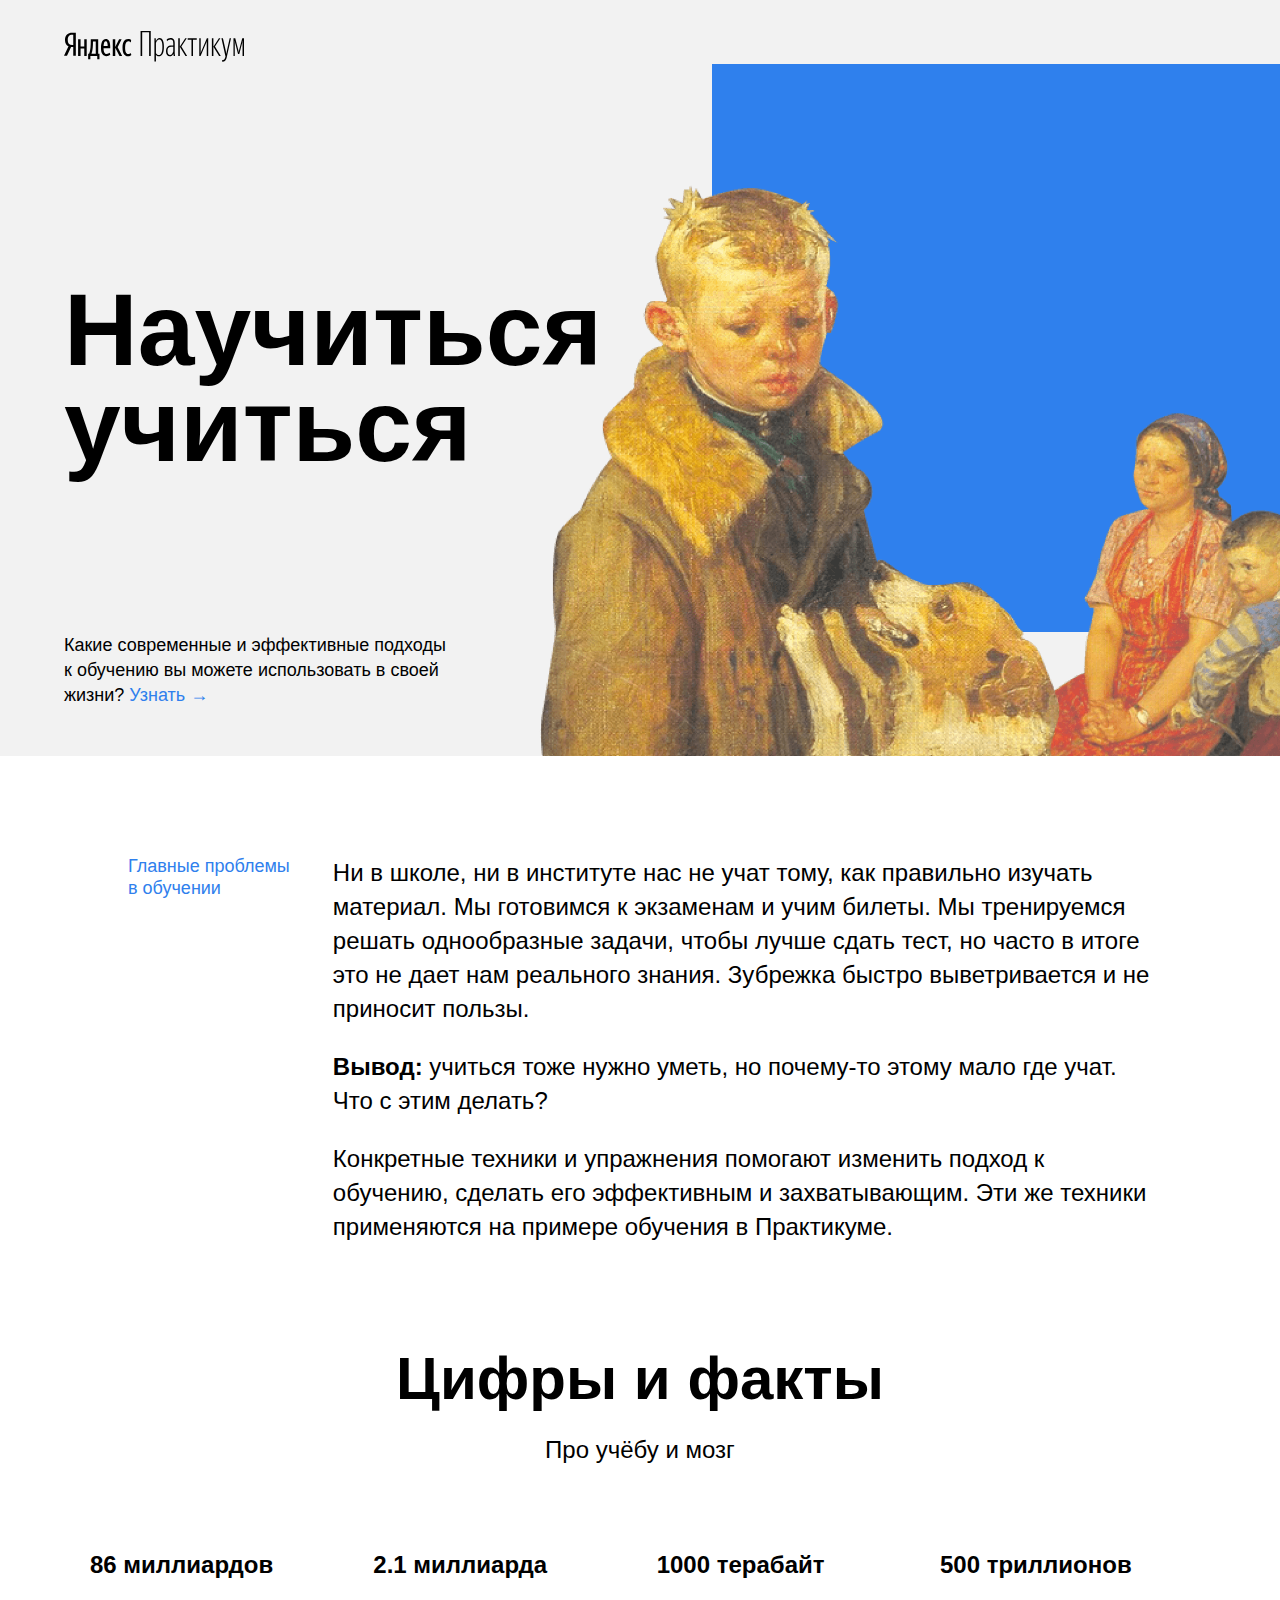
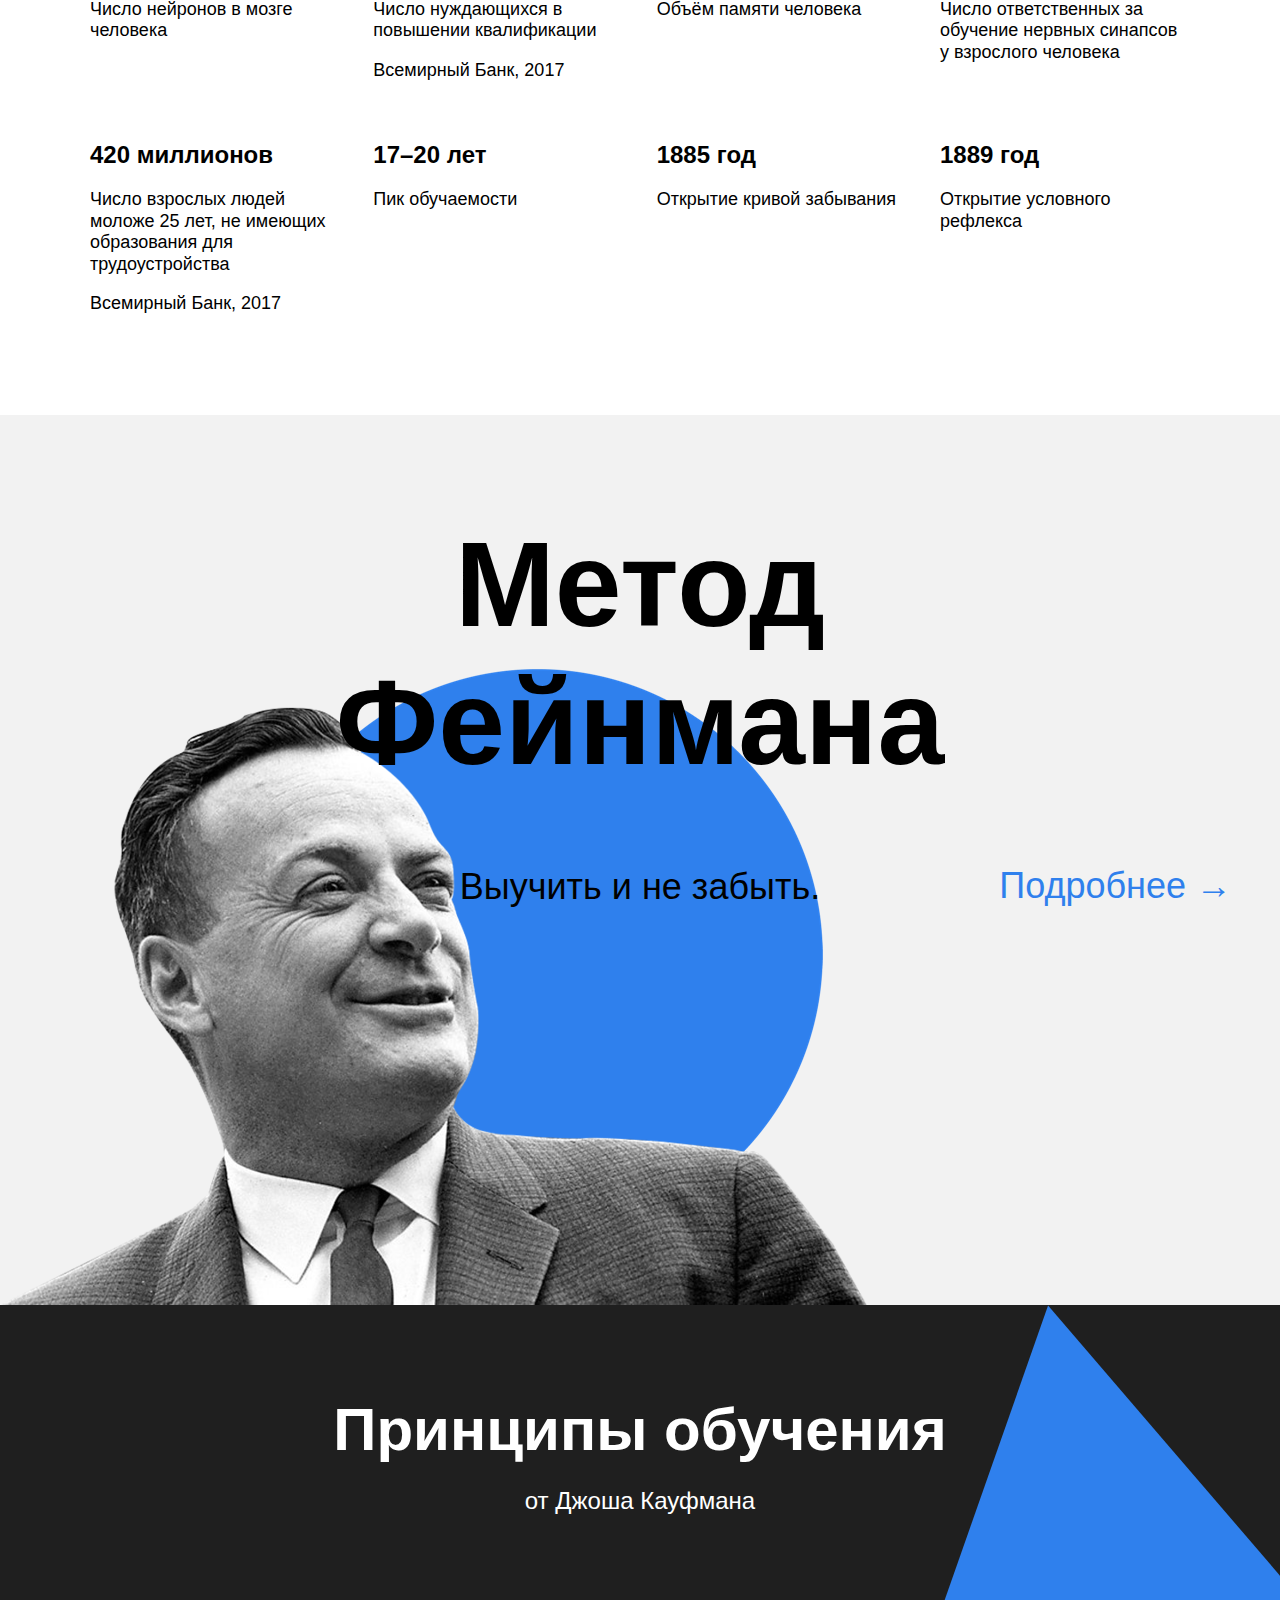
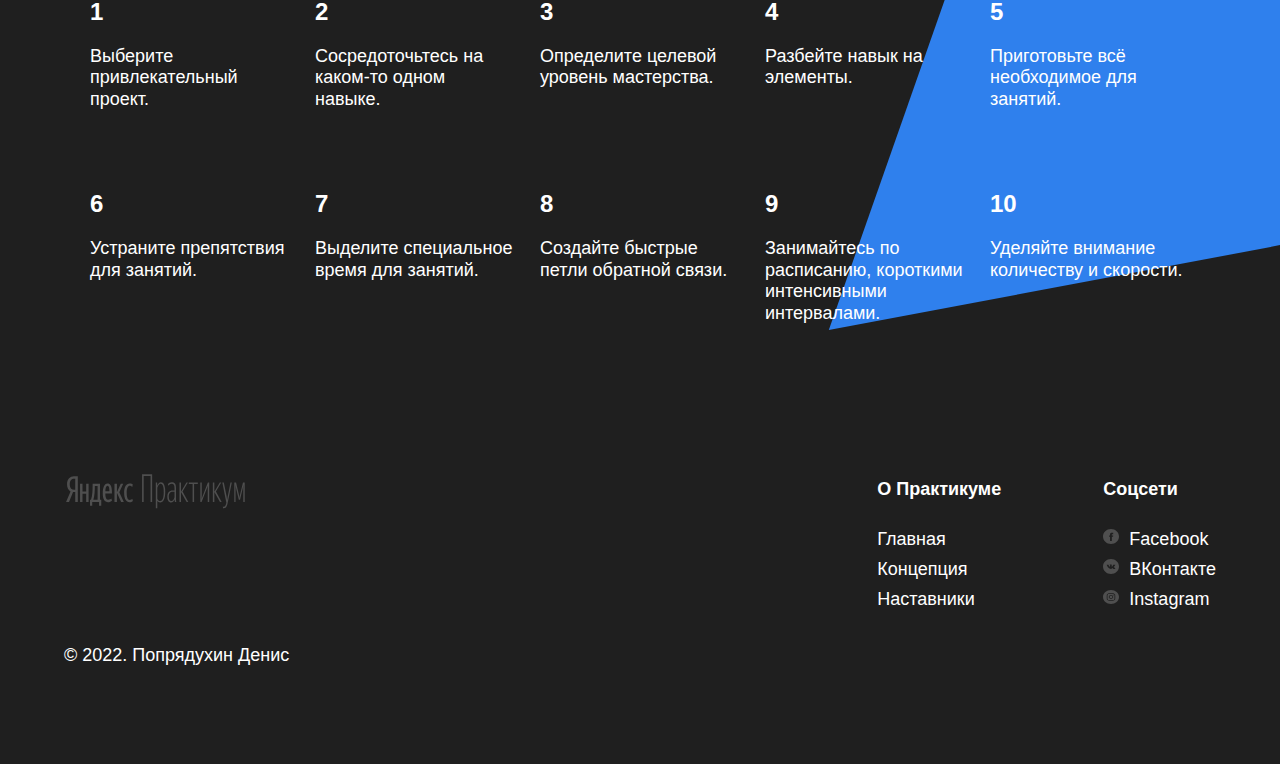
<file: index.html>
<!DOCTYPE html>
<html lang="ru">
<head>
  <meta charset="UTF-8">
  <meta name="viewport" content="width=device-width, initial-scale=1.0">
  <title>Научиться учиться</title>
  <link rel="stylesheet" href="styles/normalize.css">
  <link rel="stylesheet" href="styles/style.css">
</head>
<body>
  <div class="page">
    <header class="header">
      <a href="#"><img class="logo logo_place_header" src="images/logo_place_header.svg" alt="Логотип">
      </a>
      <h1 class="header__title">Научиться учиться</h1>
        <p class="header__subtitle">Какие современные и эффективные подходы к обучению вы можете использовать в своей жизни?
            <a href="#" class="header__link">Узнать →</a>
        </p>
      <img class="header__main-illustrator" src="images/header-image.png" alt="Опять двойка">
      <div class="header__square-pic"></div>
    </header>
    <main class="content">
      <section class="description">
          <div class="two-columns">
            <h2 class="two-columns__brief">Главные проблемы в обучении</h2>
              <div class="two-columns__main-text">
                <p class="two-columns__paragraph">Ни в школе, ни в институте нас не учат тому, как правильно изучать материал. Мы готовимся к экзаменам и учим билеты.
                Мы тренируемся решать однообразные задачи, чтобы лучше сдать тест, но часто в итоге это не дает нам реального знания.
                Зубрежка быстро выветривается и не приносит пользы.</p>
                <p class="two-columns__paragraph">
                <span class="two-columns__span-accent">Вывод:</span> учиться тоже нужно уметь,
                но почему-то этому мало где учат. Что с этим делать?</p>
                <p class="two-columns__paragraph">Конкретные техники и упражнения помогают изменить подход к обучению,
                сделать его эффективным и захватывающим.
                Эти же техники применяются на примере обучения в Практикуме.</p>
              </div>
          </div>
      </section>

      <section class="digits">
          <h2 class="section-title">Цифры и факты</h2>
          <p class="section-subtitle">Про учёбу и мозг</p>
          <div class="table">
            <div class="table__cell">
              <h3 class="table__heading">86 миллиардов</h3>
              <p class="table__text">Число нейронов в мозге человека</p>
            </div>
            <div class="table__cell">
              <h3 class="table__heading">2.1 миллиарда</h3>
              <p class="table__text">Число нуждающихся в повышении квалификации</p>
              <p class="table__text">Всемирный Банк, 2017</p>
            </div>
            <div class="table__cell">
              <h3 class="table__heading">1000 терабайт</h3>
              <p class="table__text">Объём памяти человека</p>
            </div>
            <div class="table__cell">
              <h3 class="table__heading">500 триллионов</h3>
              <p class="table__text">Число ответственных за обучение нервных синапсов у взрослого человека</p>
            </div>
            <div class="table__cell">
              <h3 class="table__heading">420 миллионов</h3>
              <p class="table__text">Число взрослых людей моложе 25 лет, не имеющих образования для трудоустройства</p>
              <p class="table__text">Всемирный Банк, 2017</p>
            </div>
            <div class="table__cell">
              <h3 class="table__heading">17–20 лет</h3>
              <p class="table__text">Пик обучаемости</p>
            </div>
            <div class="table__cell">
              <h3 class="table__heading">1885 год</h3>
              <p class="table__text">Открытие кривой забывания</p>
            </div>
            <div class="table__cell">
              <h3 class="table__heading">1889 год</h3>
              <p class="table__text">Открытие условного рефлекса</p>
            </div>
          </div>
      </section>
      <section class="feynman">
        <h2 class="feynman__title">Метод Фейнмана</h2>
        <p class="feynman__subtitle">Выучить и не забыть.</p>
        <a class="link feynman__link" href="#">Подробнее →</a>
      </section>

      <section class="kaufman">
        <h2 class="section-title section-title_theme_dark">Принципы обучения</h2>
        <p class="section-subtitle section-subtitle_theme_dark">от Джоша Кауфмана</p>
        <div class="table table_theme_dark">
          <div class="table__cell table__cell_theme_dark">
            <h3 class="table__heading table__heading_theme_dark">1</h3>
            <p class="table__text table__text_theme_dark">Выберите привлекательный проект.</p>
          </div>
          <div class="table__cell table__cell_theme_dark">
            <h3 class="table__heading table__heading_theme_dark">2</h3>
            <p class="table__text table__text_theme_dark">Сосредоточьтесь на каком-то одном навыке.</p>
          </div>
          <div class="table__cell table__cell_theme_dark">
            <h3 class="table__heading table__heading_theme_dark">3</h3>
            <p class="table__text table__text_theme_dark">Определите целевой уровень мастерства.</p>
          </div>
          <div class="table__cell table__cell_theme_dark">
            <h3 class="table__heading table__heading_theme_dark">4</h3>
            <p class="table__text table__text_theme_dark">Разбейте навык на элементы.</p>
          </div>
          <div class="table__cell table__cell_theme_dark">
            <h3 class="table__heading table__heading_theme_dark">5</h3>
            <p class="table__text table__text_theme_dark">Приготовьте всё необходимое для занятий.</p>
          </div>
          <div class="table__cell table__cell_theme_dark">
            <h3 class="table__heading table__heading_theme_dark">6</h3>
            <p class="table__text table__text_theme_dark">Устраните препятствия для занятий.</p>
          </div>
          <div class="table__cell table__cell_theme_dark">
            <h3 class="table__heading table__heading_theme_dark">7</h3>
            <p class="table__text table__text_theme_dark">Выделите специальное время для занятий.</p>
          </div>
          <div class="table__cell table__cell_theme_dark">
            <h3 class="table__heading table__heading_theme_dark">8</h3>
            <p class="table__text table__text_theme_dark">Создайте быстрые петли обратной связи.</p>
          </div>
          <div class="table__cell table__cell_theme_dark">
            <h3 class="table__heading table__heading_theme_dark">9</h3>
            <p class="table__text table__text_theme_dark">Занимайтесь по расписанию, короткими интенсивными интервалами.</p>
          </div>
          <div class="table__cell table__cell_theme_dark">
            <h3 class="table__heading table__heading_theme_dark">10</h3>
            <p class="table__text table__text_theme_dark">Уделяйте внимание количеству и скорости.</p>
          </div>
        </div>
        <div class="kaufman__triangle"></div>
      </section>
    </main>
    <footer class="footer">
        <div class="footer__columns">
          <div class="footer__column_content-copyright">
            <a href="#"><img class="logo logo_place_footer" src="images/logo_place_footer.svg" alt="Логотип">
            </a>
            <p class="footer__author">© 2022. Попрядухин Денис</p>
          </div>
          <div class="footer__column_content-info">
              <h3 class="footer__column-heading">О Практикуме</h3>
              <nav>
                <ul class="footer__column-links">
                  <li><a class="footer__column-link" href="#">Главная</a></li>
                  <li><a class="footer__column-link" href="#">Концепция</a></li>
                  <li><a class="footer__column-link" href="#">Наставники</a></li>
                </ul>
              </nav>
          </div>
          <div class="footer__column_content-social">
            <h3 class="footer__column-heading">Соцсети</h3>
            <nav>
              <ul class="footer__column-links">
                <li><a class="footer__column-link" href="#"><img class="footer__social-icon" src="images/facebook_color_white.svg" alt="Фейсбук">Facebook</a>
                </li>
                <li><a class="footer__column-link" href="#"><img class="footer__social-icon" src="images/vk_color_white.svg" alt="ВК">ВКонтакте</a>
                </li>
                <li><a class="footer__column-link" href="#"><img class="footer__social-icon" src="images/instagram_color_white.svg" alt="Инстаграм">Instagram</a>
                </li>
              </ul>
            </nav>
          </div>
        </div>
    </footer>
  </div>
</body>
</html>
</file>
<file: styles/style.css>
/* Header */


.page {
  min-width: 1100px;
  /* мы ещё не умеем делать мобильную версию сайта, */
  /* поэтому выше установлена минимальная ширина страницы */
  max-width: 1600px;
  /* выше установили ограничение по максимальной ширине */
  margin: 0 auto;
  /* выше для экранов больше 1600px отцентрировали весь контент */
  font-family: 'Helvetica Neue', Arial, sans-serif;
}

.header {
  background-color: #F2F2F2;
  height: 100vh;
  min-height: 600px;
  max-height: 756px;
  display: flex;
  position: relative;
  margin-bottom: 100px;
  /* выше установили ограничения для секции */
}

.header__link {
  text-decoration: none;
  color: #2f80ed;
}

.logo_place_header {
  position: absolute;
  width: 180px;
  height: 32px;
  left: 64px;
  top: 30px;
}

.header__title {
  width: 730px;
  font-size: 102px;
  line-height: 96px;
  margin: auto 0 auto 64px;
  font-weight: bold;
  z-index: 2;
}

.header__subtitle {
  position: absolute;
  left: 64px;
  bottom: 30px;
  font-size: 18px;
  width: 388px;
  line-height: 25px;
  font-style: normal;
  z-index: 2;
}

.header__main-illustrator {
  position: absolute;
  right: 0;
  bottom: 0;
  height: 608px;
  width: 765px;
  z-index: 1;
}

.header__square-pic {
  position: absolute;
  right: 0;
  background-color: #2f80ed;
  top: 64px;
  height: 568px;
  width: 568px;
}

/* Main */


.description {
  margin-top: 100px;
  margin-bottom: 100px;
}

.two-columns {
  display: flex;
  justify-content: space-between;
  position: relative;
  margin: 0 auto;
  width: 80%;
}

.two-columns__brief {
  display: flex;
  width: 175px;
  line-height: 1.2;
  font-size: 18px;
  color: #2f80ed;
  margin: 0;
  font-weight: 400;
}

.two-columns__main-text {
  width: 80%;
  min-width: 784px;
}

.two-columns__paragraph {
  line-height: 34px;
  font-size: 24px;
  margin-bottom: 0;
}

.two-columns__paragraph:first-child {
  margin-top: 0;
}

.two-columns__span-accent {
  font-weight: bold;
  line-height: 34px;
  font-size: 24px;
}

/* Digits */


.digits {
  margin-top: 100px;
  margin-bottom: 100px;
  position: relative;
}

.section-title {
  width: 60%;
  margin-bottom: 20px;
  line-height: 1.15;
  font-size: 60px;
  font-weight: bold;
  text-align: center;
  margin-left: auto;
  margin-right: auto;
}

.section-subtitle {
  width: 60%;
  line-height: 34px;
  font-size: 24px;
  text-align: center;
  margin-left: auto;
  margin-right: auto;
  margin-top: 0;
}

.table {
  width: 1100px;
  display: flex;
  position: relative;
  flex-direction: row;
  flex-wrap: wrap;
  margin-left: auto;
  margin-right: auto;
  margin-bottom: 100px;
  justify-content: space-between;
}

.table__cell {
  width: 250px;
  margin-top: 60px;
}

.table__heading {
  line-height: 1.15;
  font-size: 24px;
  margin-bottom: 20px;
  margin-top: 0;
}

.table__text {
  line-height: 1.2;
  font-size: 18px;
  margin-bottom: 0;
}

/* Feynman */


.feynman {
  margin-top: 0;
  box-sizing: border-box;
  position: relative;
  height: 890px;
  background: no-repeat left bottom url(../images/feynman.png) #F2F2F2;
  background-size: 867px 637px;
}

.feynman__title {
  padding-top: 100px;
  text-align: center;
  margin-left: auto;
  margin-right: auto;
  width: 648px;
  margin-bottom: 70px;
  line-height: 1.15;
  font-size: 120px;
  font-weight: bold;
}

.feynman__subtitle {
  line-height: 51px;
  font-size: 36px;
  text-align: center;
}

.feynman__link {
  position: absolute;
  right: 48px;
  top: 50%;
  line-height: 51px;
  font-size: 36px;
  color: #2f80ed;
  text-decoration: none;
}

/* Kaufman */


.kaufman {
  color: white;
  position: relative;
  overflow: hidden;
  background-color: #1f1f1f;
}

.kaufman__triangle {
  background-image: url(../images/kaufman-triangle.svg);
  width: 877px;
  height: 877px;
  background-repeat: no-repeat;
  background-size: contain;
  position: absolute;
  top: 0;
  right: -210px;
  z-index: 0;
}

.table_theme_dark {
  color: white;
  margin-bottom: 90px;
}

.table__cell_theme_dark {
  width: 200px;
  z-index: 1;
  line-height: 1.2;
  font-size: 18px;
  margin-top: 80px;
}

.section-title_theme_dark {
  margin-top: 90px;
  line-height: 1.15;
  font-size: 60px;
  font-weight: bold;
  width: 60%;
}

.section-subtitle_theme_dark {
  margin-bottom: 0;
  line-height: 34px;
  font-size: 24px;
  font-weight: 400;
}

.table__heading_theme_dark {
  line-height: 1.15;
  font-size: 24px;
  font-weight: bold;
}

.table__text_theme_dark {
  line-height: 1.2;
  font-size: 18px;
  font-weight: 400;
}

/* Footer */


.footer {
  padding-top: 60px;
  box-sizing: border-box;
  background-color: #1f1f1f;
  color: white;
  min-height: 350px;
}

.footer__columns {
  display: flex;
  padding-bottom: 40px;
  width: 90%;
  margin-left: auto;
  margin-right: auto;
  position: relative;
  flex-direction: row;
  justify-content: space-between;
}

.footer__column_content-copyright {
  flex-basis: 711px;
}

.logo_place_footer {
  width: 183px;
  height: 35px;
  left: 0;
  top: 0;
}

.footer__author {
  line-height: 25px;
  font-size: 18px;
  margin-bottom: 18px;
  margin-top: 18px;
  left: 0;
  bottom: 0;
  position: absolute;
}

.footer__column_content-info {
  margin-left: 0;
  margin-right: 0;
}

.footer__column-heading {
  margin-top: 0;
  margin-bottom: 20px;
  line-height: 30px;
  font-size: 18px;
  font-weight: bold;
  list-style-type: none;
  padding-left: 0;
  text-decoration: none;
}

.footer__column_content-social {
  margin-bottom: 16px;
  margin-left: 0;
  margin-right: 0;
}

.footer__social-icon {
  width: 16px;
  height: 16px;
  background-size: contain;
  position: relative;
  margin-right: 10px;
}

.footer__column-links {
  list-style-type: none;
  padding-left: 0;
  text-decoration: none;
  margin-bottom: 16px;
  line-height: 30px;
  font-size: 18px;
  color: white;
}

.footer__column-link {
  color: white;
  text-decoration: none;
}
</file>
